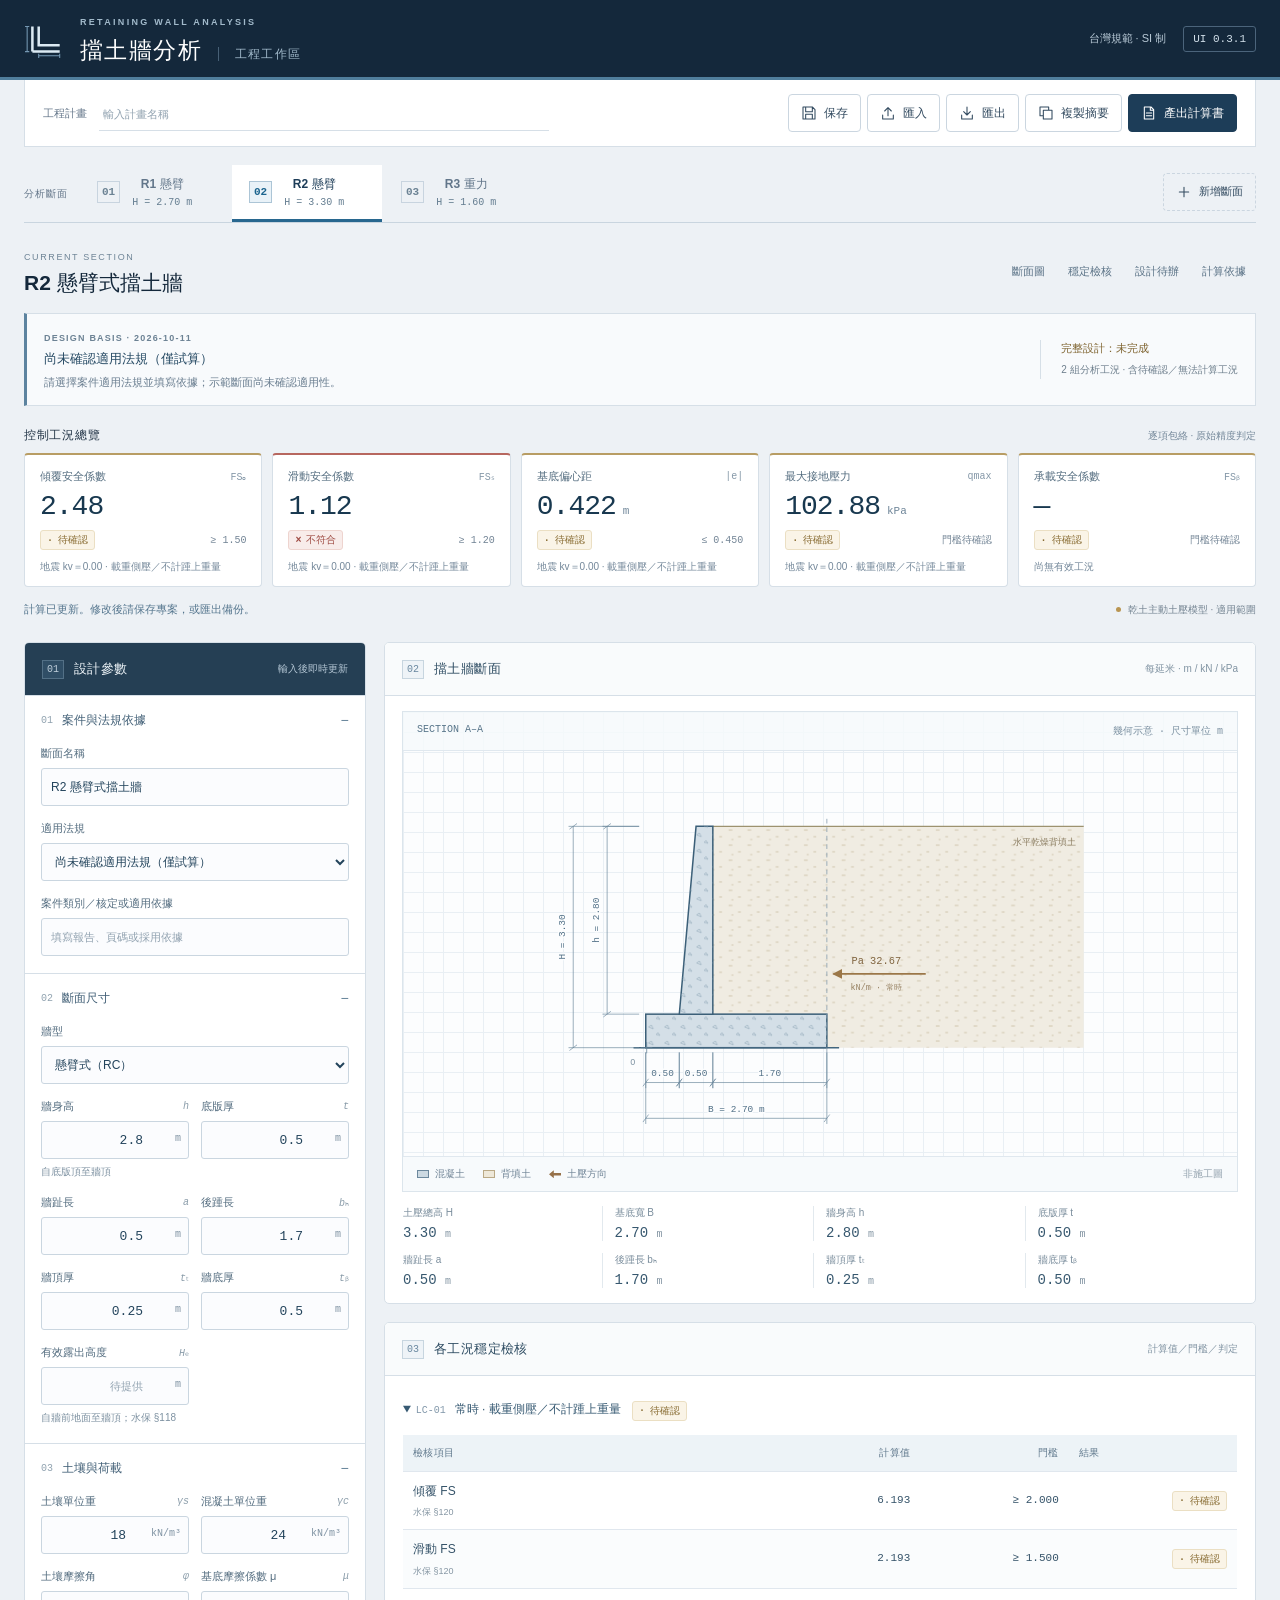
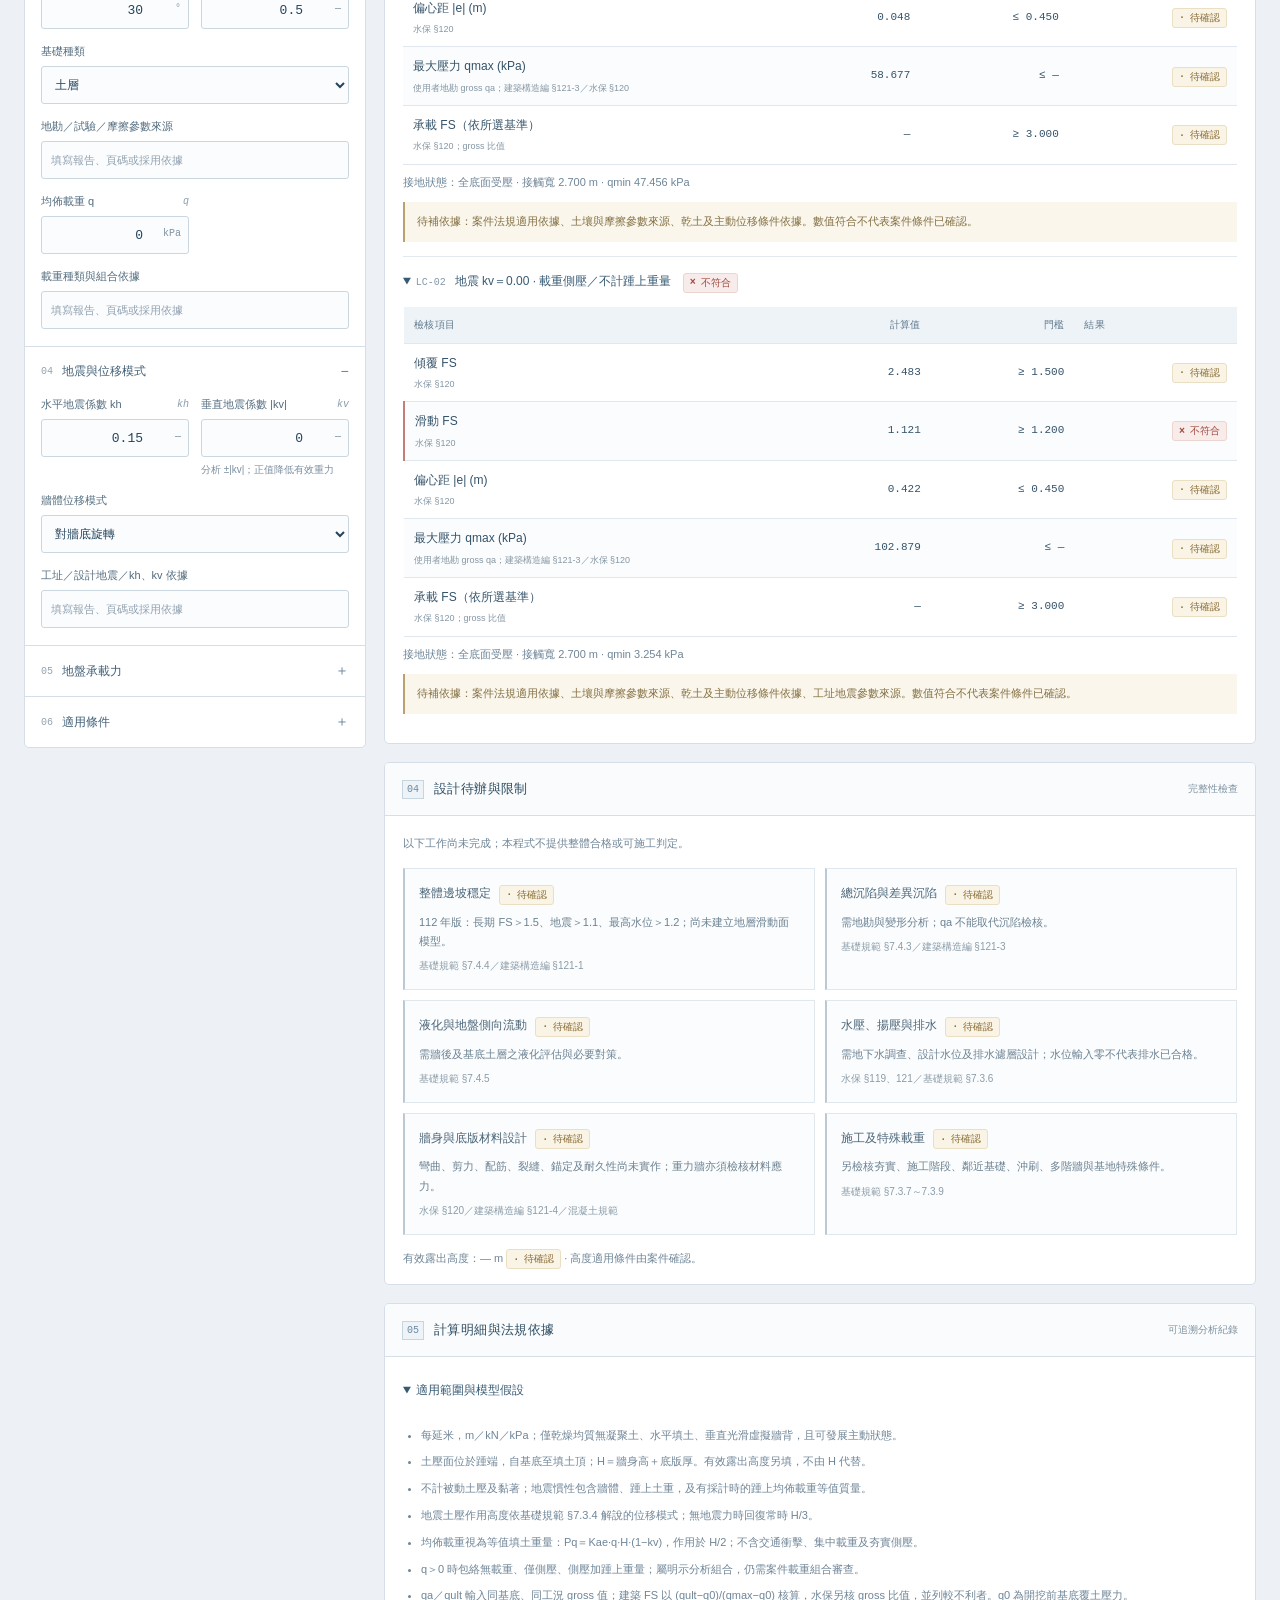
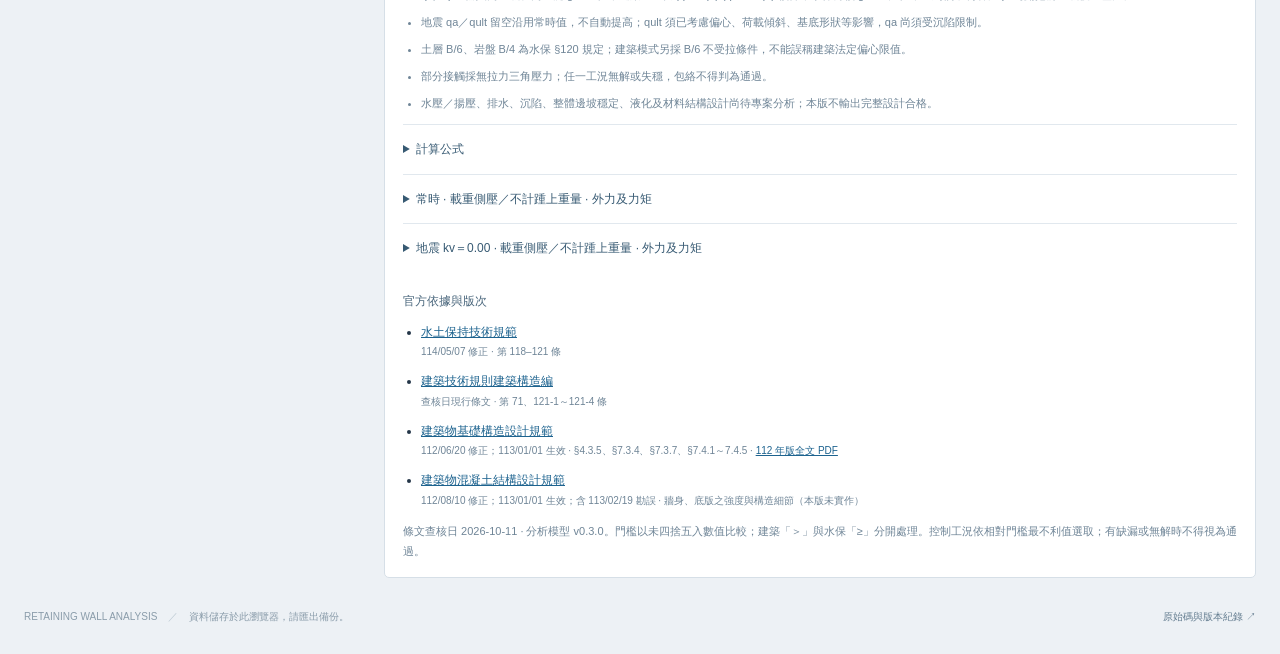
<file: browser/index.html>
<!doctype html>
<html lang="zh-Hant">
<head>
<meta charset="utf-8"><meta name="viewport" content="width=device-width,initial-scale=1">
<meta name="description" content="擋土牆工程分析工作區：斷面尺寸、台灣法規依據、常時與地震穩定檢核及可追溯計算書。">
<meta name="theme-color" content="#14283b"><title>擋土牆分析｜工程工作區</title><link rel="stylesheet" href="style.css">
</head>
<body>
<a class="skip-link" href="#input-panel">跳至輸入參數</a>
<svg class="icon-library" aria-hidden="true" xmlns="http://www.w3.org/2000/svg"><defs>
<symbol id="i-save" viewBox="0 0 24 24"><path d="M5 3h12l4 4v14H3V3zM7 3v7h10V3M7 21v-7h10v7"/></symbol>
<symbol id="i-report" viewBox="0 0 24 24"><path d="M5 3h10l4 4v14H5zM14 3v5h5M8 12h8M8 16h8"/></symbol>
<symbol id="i-out" viewBox="0 0 24 24"><path d="M12 3v12m-5-5 5 5 5-5M4 15v6h16v-6"/></symbol>
<symbol id="i-in" viewBox="0 0 24 24"><path d="M12 16V4m-5 5 5-5 5 5M4 15v6h16v-6"/></symbol>
<symbol id="i-copy" viewBox="0 0 24 24"><path d="M8 8h13v13H8zM16 8V3H3v13h5"/></symbol>
<symbol id="i-plus" viewBox="0 0 24 24"><path d="M12 5v14M5 12h14"/></symbol>
</defs></svg>
<header class="app-header">
<div class="brand"><svg class="brand-mark" viewBox="0 0 40 40" aria-hidden="true"><path d="M8 32h26M8 8v24M14 8v18h20"/><path class="brand-dim" d="M3 8v24M1 8h4M1 32h4M14 36h20M14 34v4M34 34v4"/></svg><div><span class="eyebrow">RETAINING WALL ANALYSIS</span><h1>擋土牆分析<span>工程工作區</span></h1></div></div>
<div class="header-meta"><span>台灣規範 · SI 制</span><span class="version">UI 0.3.1</span></div>
</header>
<main>
<div id="workspace">
<section class="commandbar" aria-label="專案操作">
<label class="project-label"><span>工程計畫</span><input id="project" maxlength="200" placeholder="輸入計畫名稱" autocomplete="off"></label>
<div class="toolbar"><button id="save"><svg class="icon"><use href="#i-save"/></svg>保存</button><button id="import-button"><svg class="icon"><use href="#i-in"/></svg>匯入</button><button id="export"><svg class="icon"><use href="#i-out"/></svg>匯出</button><button id="copy" title="複製計算摘要"><svg class="icon"><use href="#i-copy"/></svg><span>複製摘要</span></button><button id="report" class="primary"><svg class="icon"><use href="#i-report"/></svg>產出計算書</button><input id="import" type="file" accept="application/json,.json" hidden></div>
</section>
<div class="section-tabs"><span class="rail-label">分析斷面</span><nav id="tabs" aria-label="擋土牆斷面"></nav><button id="add" title="新增擋土牆斷面"><svg class="icon"><use href="#i-plus"/></svg><span>新增斷面</span></button></div>
<div class="workspace-title"><div><span class="section-tag">CURRENT SECTION</span><h2 id="selected-name">R2 懸臂式擋土牆</h2></div><nav class="jump-nav" aria-label="工作區導覽"><a href="#drawing-panel">斷面圖</a><a href="#results-panel">穩定檢核</a><a href="#review-panel">設計待辦</a><a href="#scope">計算依據</a></nav></div>
<section id="regulation-summary" class="regulation-summary" aria-label="案件設計依據"></section>
<div class="overview-head"><h2>控制工況總覽</h2><span>逐項包絡 · 原始精度判定</span></div>
<section id="overview" aria-label="檢核摘要" aria-live="polite"></section>
<div class="statusbar"><p id="message" role="status"></p><button id="scope-link"><span class="dot"></span>乾土主動土壓模型 · 適用範圍</button></div>
<div class="layout">
<aside class="inputs" id="input-panel" aria-label="輸入參數"><div class="panel-heading"><div><span class="section-number">01</span><h2>設計參數</h2></div><span>輸入後即時更新</span></div><form id="form"></form></aside>
<section class="output" aria-label="分析成果">
<article class="card drawing" id="drawing-panel"><div class="panel-heading"><div><span class="section-number">02</span><h2>擋土牆斷面</h2></div><span>每延米 · m / kN / kPa</span></div><div class="drawing-sheet"><div class="drawing-title"><span>SECTION A–A</span><span>幾何示意 · 尺寸單位 m</span></div><svg id="section" viewBox="0 0 640 430" role="img" aria-label="擋土牆斷面、牆身及底版尺寸標註"></svg><div class="drawing-legend"><span><i class="legend-concrete"></i>混凝土</span><span><i class="legend-soil"></i>背填土</span><span><i class="legend-force"></i>土壓方向</span><span>非施工圖</span></div></div><div id="geometry" class="geometry-strip"></div></article>
<article class="card" id="results-panel"><div class="panel-heading"><div><span class="section-number">03</span><h2>各工況穩定檢核</h2></div><span>計算值／門檻／判定</span></div><div class="panel-body" id="results"></div></article>
<article class="card" id="review-panel"><div class="panel-heading"><div><span class="section-number">04</span><h2>設計待辦與限制</h2></div><span>完整性檢查</span></div><div class="panel-body" id="review-list"></div></article>
<article class="card" id="scope"><div class="panel-heading"><div><span class="section-number">05</span><h2>計算明細與法規依據</h2></div><span>可追溯分析紀錄</span></div><div class="panel-body" id="details"></div></article>
</section>
</div>
</div>
<section id="report-panel" hidden><div class="report-tools"><button id="back">← 返回工程工作區</button><button id="print" class="primary"><svg class="icon"><use href="#i-report"/></svg>列印／另存 PDF</button></div><article id="report-document"></article></section>
<footer><span>RETAINING WALL ANALYSIS <b>／</b> 資料儲存於此瀏覽器，請匯出備份。</span><a href="https://github.com/davida02617/-RetainingWall-Analysis" target="_blank" rel="noopener">原始碼與版本紀錄 ↗</a></footer>
<noscript>請啟用 JavaScript 才能執行分析。</noscript>
</main>
<script type="module" src="app.mjs"></script>
</body>
</html>
</file>
<file: browser/style.css>
:root{font-family:Inter,"Segoe UI",-apple-system,BlinkMacSystemFont,"Noto Sans TC","Microsoft JhengHei",sans-serif;font-synthesis:none;color:#243648;background:#edf1f5;--ink:#14283b;--navy:#1d3d58;--blue:#1d638f;--muted:#65778a;--line:#d6dfe7;--paper:#fff;--mono:"SFMono-Regular",Consolas,"Liberation Mono",monospace}*{box-sizing:border-box}html{scroll-behavior:smooth;scroll-padding-top:20px}body{margin:0}button,input,select{font:inherit}button,a,input,select,summary{-webkit-tap-highlight-color:transparent}button{cursor:pointer;border:1px solid #cbd6e0;background:#fff;color:#334b60;min-height:38px;padding:8px 12px;border-radius:4px;font-size:12px;font-weight:600;display:inline-flex;align-items:center;justify-content:center;gap:7px;transition:background .15s,border-color .15s}button:hover{background:#e9f0f6;border-color:#96aec1}button.primary{background:var(--navy);color:#fff;border-color:var(--navy)}button.primary:hover{background:#285775}button:disabled{opacity:.5;cursor:wait}button:focus-visible,a:focus-visible,summary:focus-visible,input:focus,select:focus{outline:2px solid #2788b9;outline-offset:3px}a{color:var(--blue)}h1,h2,h3,p{margin:0}p{line-height:1.75}.icon{width:16px;height:16px;fill:none;stroke:currentColor;stroke-width:1.6;stroke-linecap:round;stroke-linejoin:round;flex-shrink:0}.icon-library{position:absolute;width:0;height:0;overflow:hidden}.skip-link{position:absolute;z-index:30;top:-60px;left:20px;background:#fff;padding:12px}.skip-link:focus{top:10px}.app-header{height:80px;background:var(--ink);border-bottom:3px solid #507e9c;color:#fff;display:flex;align-items:center;justify-content:space-between;padding:0 max(24px,calc((100vw - 1456px)/2));gap:20px}.brand{display:flex;align-items:center;gap:14px}.brand-mark{width:42px;height:42px;fill:none;stroke:#dceaf3;stroke-width:2.4;flex-shrink:0}.brand-dim{stroke:#7699b4;stroke-width:1}.eyebrow{font-size:9px;letter-spacing:2.3px;color:#a2bacb;font-weight:600}h1{font-size:23px;font-weight:650;letter-spacing:.06em;margin-top:6px}h1 span{font-size:12px;font-weight:400;color:#a2bacb;margin-left:16px;border-left:1px solid #476076;padding-left:16px;letter-spacing:.1em}.header-meta{display:flex;gap:17px;align-items:center;font-size:11px;color:#b9cad7}.version{font-family:var(--mono);border:1px solid #4b647b;border-radius:3px;padding:6px 9px;color:#d2e0ea}main{max-width:1504px;margin:0 auto;padding:0 24px 16px}.commandbar{display:flex;align-items:center;justify-content:space-between;gap:24px;background:#fff;padding:14px 18px;border:1px solid var(--line);border-top:0;margin-bottom:18px}.project-label{display:flex;align-items:center;gap:12px;flex:1;min-width:200px;font-size:11px;font-weight:600;color:var(--muted)}.project-label>span{white-space:nowrap}.project-label input{border:0;border-bottom:1px solid var(--line);background:none;font-family:inherit;font-size:14px;font-weight:550;border-radius:0;min-width:0;max-width:450px;height:36px;padding:7px 4px;text-align:left}.toolbar{display:flex;align-items:center;gap:6px;flex-wrap:wrap}.section-tabs{display:flex;align-items:center;gap:12px;border-bottom:1px solid #c9d5df;min-width:0}.rail-label{font-size:10px;letter-spacing:1px;color:var(--muted);white-space:nowrap}#tabs{display:flex;align-self:stretch;gap:2px;overflow-x:auto;min-width:0;flex:1}#tabs button{background:transparent;border:0;border-radius:0;border-bottom:3px solid transparent;padding:11px 17px;display:flex;align-items:center;justify-content:start;gap:12px;white-space:nowrap;min-width:150px;color:#62768a}#tabs button:hover{background:#e2eaf1}#tabs button.active{background:#fff;border-bottom-color:#28678f;color:var(--navy)}.tab-index{font-family:var(--mono);font-size:11px;border:1px solid #c8d4df;padding:4px;color:#6c8394}.active .tab-index{background:#e9f2f8;color:#1b648e;border-color:#acc5d6}.tab-name{display:block;font-size:12px;font-weight:650}.tab-height{display:block;font-family:var(--mono);font-size:10px;font-weight:400;margin-top:4px;color:#647d90}#add{background:transparent;border-style:dashed;font-size:11px;margin-bottom:4px;white-space:nowrap}.workspace-title{display:flex;justify-content:space-between;align-items:center;gap:15px;margin:23px 0 16px}.section-tag{font-size:9px;letter-spacing:1.6px;color:#6e8496}.workspace-title h2{font-size:21px;color:var(--ink);margin-top:5px;font-weight:650}.jump-nav{display:flex;gap:3px;flex-wrap:wrap}.jump-nav a{font-size:11px;text-decoration:none;padding:7px 10px;color:#597185;border-radius:3px}.jump-nav a:hover{background:#dae6ee;color:#1d4b6b}.regulation-summary{background:#f8fafc;border:1px solid var(--line);border-left:3px solid #5c839f;padding:13px 17px;display:flex;align-items:center;justify-content:space-between;gap:18px}.regulation-summary .eyebrow{color:#6c8294;font-size:9px;letter-spacing:1.2px}.regulation-summary h2{font-size:13px;margin:5px 0;color:#254963}.regulation-summary p{font-size:11px;color:#6a7e90;max-width:800px}.review-state{font-size:11px;color:#7e632f;line-height:1.6;border-left:1px solid var(--line);padding-left:20px;min-width:180px}.review-state small{display:block;font-size:10px;color:#6e7f8d;margin-top:3px}.overview-head{display:flex;justify-content:space-between;align-items:center;margin:21px 0 9px}.overview-head h2{font-size:12px;font-weight:650;letter-spacing:.06em}.overview-head>span{font-size:10px;color:#738799}#overview{display:grid;grid-template-columns:repeat(5,minmax(0,1fr));gap:10px;min-height:120px}.envelope-item{background:#fff;border:1px solid var(--line);border-top:2px solid #93aabc;border-radius:4px;padding:14px 15px 12px;display:flex;flex-direction:column;gap:9px;min-width:0}.envelope-item.state-fail{border-top-color:#b7675f}.envelope-item.state-pass{border-top-color:#4b8b77}.envelope-item.state-pending,.envelope-item.state-unsupported{border-top-color:#b89d64}.metric-caption{display:flex;align-items:center;justify-content:space-between;gap:5px;font-size:11px;color:#536c7f}.metric-symbol{font-family:var(--mono);font-size:10px;color:#8598a8}.metric-value{display:flex;align-items:baseline;gap:7px}.metric-value strong{font:500 28px/1 var(--mono);letter-spacing:-1px;color:#18384f}.metric-value .metric-unit{font:11px var(--mono);color:#6f8699}.metric-state{display:flex;align-items:center;justify-content:space-between;gap:5px}.metric-limit{font:10px var(--mono);color:#728495}.envelope-item>small{font-size:10px;line-height:1.5;color:#74889a}.badge{display:inline-flex;align-items:center;gap:5px;border:1px solid transparent;border-radius:3px;padding:3px 6px;font-size:10px;font-weight:600;white-space:nowrap;line-height:1.2}.badge::before{font:700 10px var(--mono)}.pass{background:#e9f3ee;color:#326e5a;border-color:#d0e5da}.pass::before{content:'✓'}.fail{background:#f8ecea;color:#9e4941;border-color:#eed4cf}.fail::before{content:'×'}.pending,.unsupported{background:#faf4e7;color:#896d34;border-color:#ebdfc3}.pending::before{content:'·'}.unsupported::before{content:'!'} .statusbar{display:flex;justify-content:space-between;align-items:center;gap:12px;min-height:41px;margin:2px 0 12px}#message{font-size:11px;color:#55768e;min-height:18px}#scope-link{border:0;background:none;padding:4px 0;color:#748492;font-size:10px;font-weight:400;white-space:nowrap;min-height:28px}.dot{height:5px;width:5px;background:#b99551;border-radius:50%;display:inline-block}.layout{display:grid;grid-template-columns:342px minmax(0,1fr);gap:18px;align-items:start}.inputs,.card{background:#fff;border:1px solid var(--line);border-radius:5px;overflow:hidden;min-width:0}.panel-heading{display:flex;align-items:center;justify-content:space-between;gap:12px;padding:14px 17px;border-bottom:1px solid var(--line);background:#f9fbfc;min-height:53px}.panel-heading>div{display:flex;align-items:center;gap:10px}.panel-heading h2{font-size:13px;letter-spacing:.03em;color:#2f4d63}.section-number{font:10px var(--mono);color:#6a88a0;border:1px solid #c7d5df;padding:3px 4px;background:#eef3f7}.panel-heading>span{font-size:10px;color:#8093a2}.inputs>.panel-heading{background:#253f54}.inputs>.panel-heading h2{color:#f0f6fa}.inputs>.panel-heading>span{color:#b5c7d5}.inputs .section-number{background:#304e66;border-color:#537086;color:#bfceda}.input-group{border-bottom:1px solid var(--line);padding:0 16px}.input-group:last-child{border-bottom:0}.input-group>summary{padding:16px 0;cursor:pointer;font-size:12px;font-weight:650;color:#415f76;display:flex;align-items:center;gap:9px;list-style:none}.input-group>summary::-webkit-details-marker{display:none}.group-index{font:10px var(--mono);color:#91a3b0}.input-group>summary:after{content:'＋';margin-left:auto;color:#66849a;font:14px var(--mono)}.input-group[open]>summary:after{content:'−'}.fields{display:grid;grid-template-columns:1fr 1fr;gap:14px 12px;padding-bottom:17px}label{font-size:11px;color:#536c7f;display:block;min-width:0}label.wide{grid-column:1/-1}.field-title{display:flex;align-items:center;justify-content:space-between;gap:6px;margin-bottom:6px;line-height:1.45;min-height:17px}.parameter-symbol{font:italic 10px var(--mono);color:#8b9daa}.input-control{position:relative;display:block}input,select{width:100%;border:1px solid #cad6e0;border-radius:3px;background:#fbfcfe;color:#23445c;height:38px;padding:8px 9px;font-size:13px;min-width:0}input[type=number]{font-family:var(--mono);font-variant-numeric:tabular-nums;text-align:right;padding-right:45px;appearance:textfield;-moz-appearance:textfield}input[type=number]::-webkit-inner-spin-button,input[type=number]::-webkit-outer-spin-button{-webkit-appearance:none;margin:0}input::placeholder{color:#91a2b0;font-family:inherit;font-size:11px;font-weight:400}input:focus,select:focus{background:#fff}select{font-size:12px;padding-right:5px}input[type=text]{font-size:12px}.input-unit{position:absolute;right:8px;top:12px;font:10px var(--mono);color:#7e92a2;pointer-events:none}.input-control.long-unit input{padding-right:62px}.field-hint{display:block;font-size:10px;line-height:1.6;color:#7c90a0;margin-top:5px}.input-group>.footnote{border-top:1px dashed #dce5ec;padding:10px 0 15px}.card{margin-bottom:18px}.panel-body{padding:9px 18px 15px}.drawing-sheet{margin:15px 17px 0;border:1px solid #dce5ec;background-color:#fcfdfe;background-image:linear-gradient(#e9eff4 1px,transparent 1px),linear-gradient(90deg,#e9eff4 1px,transparent 1px);background-size:20px 20px}.drawing-title{display:flex;justify-content:space-between;gap:12px;padding:12px 14px;border-bottom:1px solid #e0e8ef;background:#f7fafccc;font:10px var(--mono);color:#58758a}.drawing-title span+span{font-family:inherit;color:#7b90a1}.drawing-sheet>svg{width:100%;height:auto;max-height:405px;display:block}.drawing-legend{display:flex;align-items:center;gap:18px;padding:10px 14px;background:#f7fafc;border-top:1px solid #e0e8ef;font-size:10px;color:#718597;flex-wrap:wrap}.drawing-legend>span{display:flex;align-items:center;gap:6px}.drawing-legend>span:last-child{margin-left:auto;color:#93a2ae}.drawing-legend i{width:12px;height:8px;display:inline-block}.legend-concrete{background:#ccd9e2;border:1px solid #6c889d}.legend-soil{background:#eee8d9;border:1px solid #baa986}.legend-force{background:#967149;clip-path:polygon(0 50%,40% 0,40% 35%,100% 35%,100% 65%,40% 65%,40% 100%)}.geometry-strip{display:grid;grid-template-columns:repeat(4,1fr);padding:14px 18px 15px;gap:12px}.geometry-strip>span{font-size:10px;color:#7b8e9d;border-right:1px solid #e2e9ee;padding-right:8px}.geometry-strip>span:last-child{border-right:0}.geometry-strip strong{display:block;font:500 14px var(--mono);color:#37586f;margin-top:5px}.footnote,small{font-size:11px;line-height:1.8;color:#6f8597}.detail{border-bottom:1px solid #e1e8ee;padding:0}.detail:last-of-type{border-bottom:0}.detail>summary{padding:14px 0;cursor:pointer;font-size:12px;color:#375a73;line-height:1.7;overflow-wrap:anywhere}.detail>summary .badge{margin-left:8px}.detail pre{font:11px/1.9 var(--mono);white-space:pre-wrap;overflow-wrap:anywhere;background:#f4f7fa;padding:15px;border:1px solid #dce5ec;border-radius:3px;margin:0 0 13px}.table-wrap{overflow-x:auto;width:100%;margin:0 0 8px}table{width:100%;border-collapse:collapse;font-size:12px;font-variant-numeric:tabular-nums;line-height:1.6}thead{background:#edf3f7}th,td{text-align:left;padding:10px;border-bottom:1px solid #e0e7ee;overflow-wrap:anywhere}th{font-size:10px;letter-spacing:.03em;font-weight:600;color:#61798d;white-space:nowrap}td{color:#355369}td:nth-child(2),td:nth-child(3){font-family:var(--mono);font-size:11px}tbody tr:nth-child(even){background:#fafcfd}tbody tr:hover{background:#f0f5f9}.checks-table td:first-child{width:46%}.checks-table td:nth-child(2),.checks-table td:nth-child(3){text-align:right;white-space:nowrap}.checks-table th:nth-child(2),.checks-table th:nth-child(3){text-align:right}.checks-table td:last-child{text-align:right}.checks-table .basis{display:block;font-family:inherit;font-size:9px;line-height:1.6;color:#8596a3;margin-top:4px}.checks-table .row-fail td:first-child{border-left:2px solid #c37f77}.case-index{font:10px var(--mono);color:#8298aa;margin-right:9px}.review-warning{font-size:11px;line-height:1.8;background:#faf6ec;color:#847043;border-left:2px solid #baa16f;padding:10px 12px;margin:10px 0 14px}.review-grid{display:grid;grid-template-columns:1fr 1fr;gap:10px;margin:14px 0}.review-grid>div{background:#fafcfd;border:1px solid #e0e7ed;border-left:2px solid #bac9d4;padding:14px}.review-grid h3{font-size:12px;color:#4b6578;margin-bottom:8px;line-height:1.7}.review-grid h3 .badge{margin-left:5px}.review-grid p{font-size:11px;color:#6b8191}.review-grid small{display:block;font-size:10px;color:#8b9ca8;margin-top:6px}.reference-list{padding-left:18px;font-size:12px;line-height:1.8}.reference-list small{display:block;font-size:10px}.reference-list li{margin-bottom:10px}.panel-body>h3{font-size:12px;color:#48657b;margin:20px 0 12px}.assumptions{padding-left:18px}.assumptions li{margin:7px 0}.panel-body>p.footnote{margin-top:9px}footer{display:flex;justify-content:space-between;gap:20px;padding:12px 0;font-size:10px;color:#8a9caa;line-height:1.8;flex-wrap:wrap}footer b{font-weight:400;margin:0 8px;color:#b8c6d0}footer a{color:#647d90;text-decoration:none}.report-tools{display:flex;justify-content:space-between;gap:12px;margin:25px auto 16px;max-width:900px}#report-document{background:#fff;max-width:900px;margin:auto;padding:48px;border:1px solid var(--line);box-shadow:0 8px 24px #20384c0a}#report-document>.eyebrow{color:#618098}#report-document h2{font-size:23px;margin:13px 0}#report-document>p{margin:13px 0;font-size:13px}#report-document h3{font-size:14px;border-bottom:2px solid #365c76;padding:0 0 9px;margin-bottom:14px}#report-document svg{width:100%;max-height:400px}#report-document .report-meta{font-size:11px;color:#758997;line-height:1.9}.report-block{margin:28px 0}#report-document .review-grid{grid-template-columns:1fr 1fr}#report-document tr{break-inside:avoid}#report-document table td{font-family:inherit}#report-document .review-grid h3{font-size:12px;border:0;padding:0;margin:0 0 8px}.sr-only{position:absolute;clip:rect(0,0,0,0);width:1px;height:1px;overflow:hidden}[hidden]{display:none!important}
@media(min-width:1400px){.layout{grid-template-columns:365px minmax(0,1fr)}.drawing-sheet>svg{max-height:450px}.fields{gap:16px 14px}}
@media(max-width:1150px){main{padding:0 18px 14px}.commandbar{flex-wrap:wrap;gap:10px}.project-label{flex:1 0 100%}.project-label input{max-width:none}.toolbar{justify-content:flex-end;width:100%}.layout{grid-template-columns:315px minmax(0,1fr);gap:14px}.panel-heading{padding:13px}.panel-heading>span{font-size:9px}.panel-body{padding:6px 13px 13px}.drawing-sheet{margin:12px 12px 0}.envelope-item{padding:12px 10px}.metric-symbol{display:none}.metric-limit{font-size:9px}.metric-state{flex-wrap:wrap}.review-grid{grid-template-columns:1fr}.jump-nav a{padding:6px;font-size:10px}}
@media(max-width:900px){#overview{grid-template-columns:repeat(3,minmax(0,1fr))}.layout{grid-template-columns:290px minmax(0,1fr)}.workspace-title{align-items:flex-start}.jump-nav{justify-content:flex-end;max-width:220px}.regulation-summary{gap:12px}.review-state{min-width:150px;padding-left:12px}.panel-heading>span{display:none}.geometry-strip{grid-template-columns:1fr 1fr;gap:12px}.geometry-strip>span:nth-child(2){border-right:0}.checks-table{min-width:365px}.metric-symbol{display:block}.metric-state{flex-wrap:nowrap}.metric-limit{font-size:10px}.rail-label{display:none}#add span{display:none}#add{min-width:38px}.header-meta>span:first-child{display:none}}
@media(max-width:720px){.app-header{height:73px;padding:0 16px;gap:10px}.brand{gap:10px}.brand-mark{height:33px;width:33px}.brand .eyebrow{font-size:8px;letter-spacing:1.4px}h1{font-size:19px;margin-top:5px}h1 span{display:none}.version{font-size:9px;padding:5px 6px}main{padding:0 12px 10px}.commandbar{padding:12px;gap:12px;margin-bottom:12px}.toolbar{gap:5px;justify-content:space-between}.toolbar button{font-size:11px;padding:8px 10px;min-height:42px}.toolbar #copy{padding:8px 10px}.toolbar #copy span{display:none}.toolbar .icon{width:15px;height:15px}.project-label{font-size:10px;gap:8px}.section-tabs{gap:6px}#tabs button{min-width:140px;padding:9px 10px;gap:9px}.tab-name{font-size:11px}.tab-index{font-size:10px}.workspace-title{margin:19px 0 13px;align-items:start;flex-wrap:wrap;gap:11px}.workspace-title h2{font-size:19px}.jump-nav{max-width:none;width:100%;justify-content:space-between;border:1px solid var(--line);background:#f8fafc}.jump-nav a{font-size:11px;padding:10px 9px;flex:1;text-align:center}.regulation-summary{padding:12px;flex-direction:column;align-items:stretch;gap:9px}.regulation-summary h2{font-size:12px}.review-state{border-left:0;border-top:1px solid #dce5ec;padding:9px 0 0;display:flex;justify-content:space-between;align-items:center;gap:10px}.review-state small{margin:0}.overview-head{margin-top:17px}.overview-head>span{font-size:9px}#overview{grid-template-columns:repeat(2,minmax(0,1fr));gap:7px;min-height:100px}.envelope-item:last-child{grid-column:1/-1;display:grid;grid-template-columns:1fr 1fr;align-items:center;column-gap:15px}.envelope-item:last-child>.metric-value{grid-column:2;grid-row:1/3;justify-content:flex-end;padding-right:8px}.envelope-item:last-child>.metric-state{justify-content:start;gap:10px}.envelope-item:last-child>small{grid-column:1/-1}.envelope-item{padding:12px}.metric-value strong{font-size:26px}.statusbar{margin:8px 0 12px;gap:5px;flex-direction:column;align-items:flex-start}#message{font-size:10px;line-height:1.7}#scope-link{font-size:10px;min-height:22px}.layout{grid-template-columns:minmax(0,1fr);gap:15px}.panel-heading{padding:13px 15px}.panel-heading>span{display:block;font-size:10px}.input-group{padding:0 16px}.input-group>summary{padding:17px 0;font-size:13px}.fields{gap:16px}.field-title{font-size:12px}.input-control input,.input-control select{height:43px;font-size:16px}.input-unit{top:15px}.input-control input[type=text]{font-size:16px}.project-label input{font-size:16px}.field-hint{font-size:11px}.input-group>.footnote{font-size:11px}.drawing-sheet>svg{max-height:none}.geometry-strip{grid-template-columns:repeat(4,1fr);gap:9px;padding:13px}.geometry-strip>span:nth-child(2){border-right:1px solid #e2e9ee}.geometry-strip strong{font-size:12px}.drawing-legend{gap:10px;padding:10px;font-size:9px}.drawing-title{padding:10px;font-size:9px}.drawing-title span+span{font-size:9px}.panel-body{padding:7px 12px 13px}.detail>summary{font-size:11px}.detail>summary .badge{margin-left:5px}th,td{padding:9px 6px}.checks-table{min-width:340px}.review-grid{grid-template-columns:1fr}.report-tools{margin-top:18px}.report-tools button{font-size:11px}#report-document{padding:22px 16px}#report-document h2{font-size:20px}#report-document .review-grid{grid-template-columns:1fr}#report-document table{font-size:10px}#report-document td,#report-document th{padding:7px 5px}.report-block{margin:24px 0}footer{font-size:9px}}
@media(max-width:380px){.toolbar button{padding:7px 8px;font-size:10px}.toolbar #copy{padding:7px 9px}.metric-caption{font-size:10px}.metric-symbol{font-size:9px}.metric-limit{font-size:9px}.panel-heading>span{font-size:9px}.geometry-strip{grid-template-columns:1fr 1fr}.geometry-strip>span:nth-child(2){border-right:0}.drawing-title span+span{font-size:8px}}
@media(prefers-reduced-motion:reduce){html{scroll-behavior:auto}button{transition:none}}
@media print{@page{size:A4;margin:15mm}body{background:#fff;color:#172e3e}main{padding:0;max-width:none}.app-header,footer,.report-tools,#workspace,.skip-link{display:none!important}#report-panel{display:block!important}#report-document{border:0;box-shadow:none;padding:0;max-width:none}#report-document>p{font-size:10px}#report-document h2{font-size:21px}#report-document h3{font-size:12px;break-after:avoid}#report-document table{font-size:10px}#report-document td,#report-document th{padding:6px}#report-document .review-grid{grid-template-columns:1fr 1fr}.review-grid>div{break-inside:avoid;background:none}.review-warning{background:none;border:1px solid #b6a078;color:#5f5032}.table-wrap{overflow:visible}.checks-table{min-width:0}.badge{font-size:9px;border:1px solid #9cabb6;background:none}.report-block{break-inside:auto;margin:20px 0}.reference-list a[href]::after{content:' (' attr(href) ')';font-size:8px;overflow-wrap:anywhere}a{color:inherit;text-decoration:none}thead{display:table-header-group}.drawing-sheet{background:none}}
.dwg-dimension path,.report-dwg-dimension path{fill:none;stroke:#69869b;stroke-width:.7}.dwg-dimension text,.report-dwg-dimension text{fill:#506f86;stroke:#fcfdfe;stroke-width:3px;paint-order:stroke;stroke-linejoin:round;font-size:10px}.table-wrap:focus-visible{outline:2px solid #2788b9;outline-offset:2px}.geometry-strip small{font:10px var(--mono);color:#8294a2}.geometry-strip>span:nth-child(4){border-right:0}@media(max-width:900px) and (min-width:721px){.geometry-strip>span:nth-child(even){border-right:0}}@media(max-width:380px){.geometry-strip>span:nth-child(even){border-right:0}}
</file>
